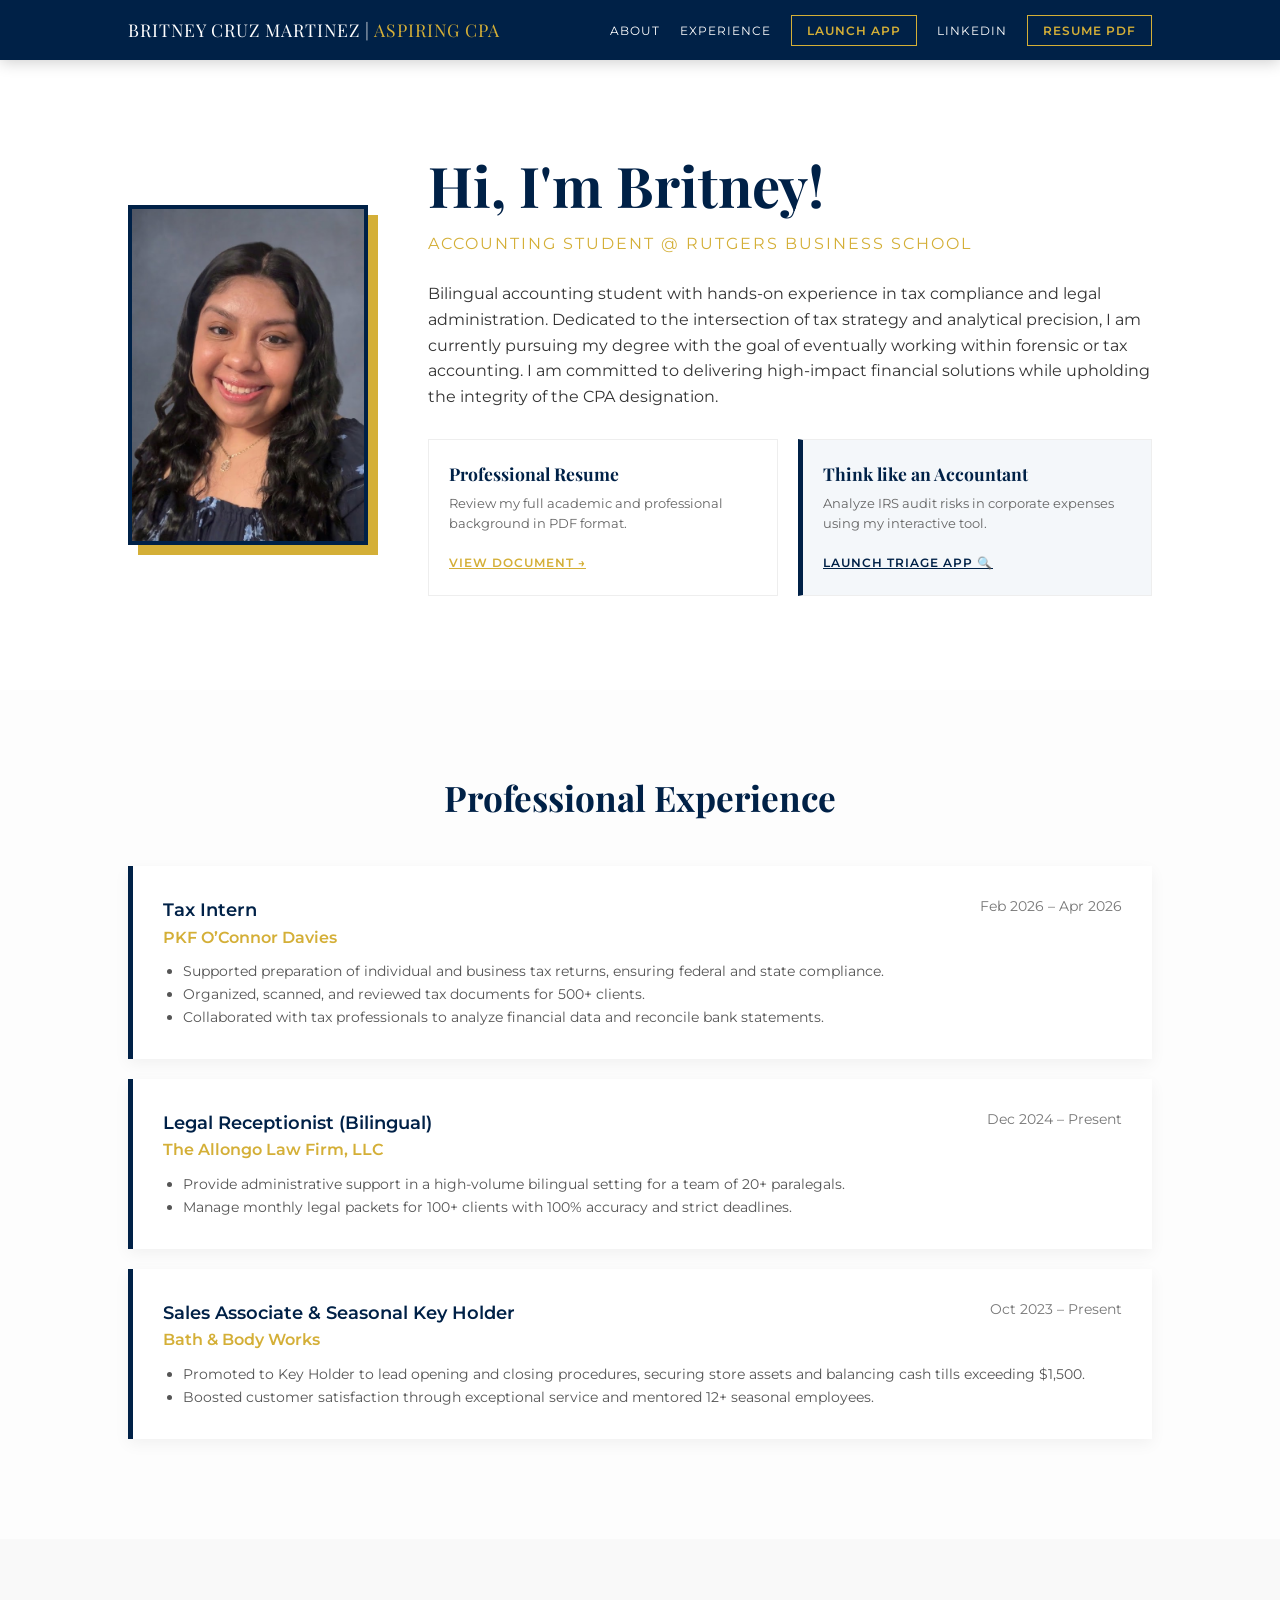
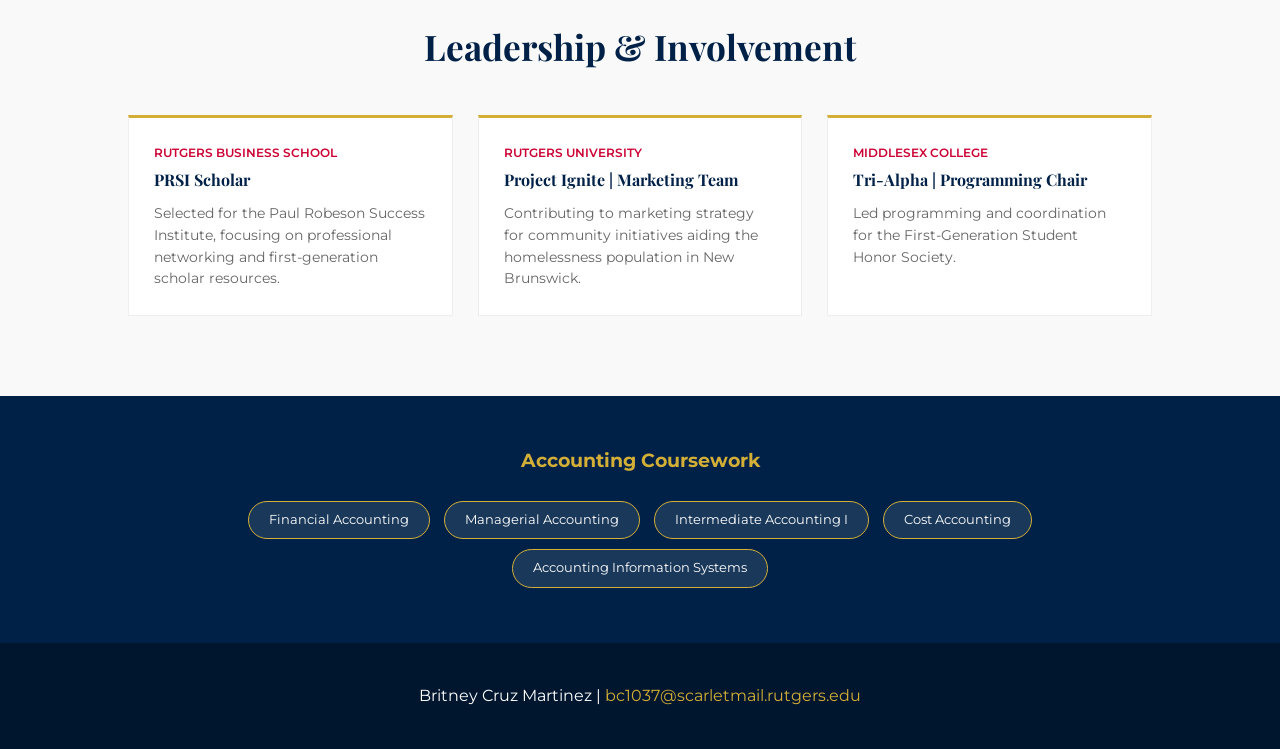
<file: index.html>
<!DOCTYPE html>
<html lang="en">
<head>
    <meta charset="UTF-8">
    <meta name="viewport" content="width=device-width, initial-scale=1.0">
    <title>Britney Cruz Martinez | Aspiring CPA</title>
    <link href="https://fonts.googleapis.com/css2?family=Playfair+Display:wght@700&family=Montserrat:wght@300;400;600&display=swap" rel="stylesheet">
    <style>
        :root {
            --navy: #002147;
            --gold: #D4AF37;
            --white: #ffffff;
            --off-white: #FDFDFD;
            --text-dark: #333333;
            --transition: all 0.4s cubic-bezier(0.165, 0.84, 0.44, 1);
        }

        html { scroll-behavior: smooth; }
        * { margin: 0; padding: 0; box-sizing: border-box; }

        body {
            background-color: var(--off-white);
            color: var(--text-dark);
            font-family: 'Montserrat', sans-serif;
            line-height: 1.6;
        }

        /* --- Navigation --- */
        nav {
            position: sticky; top: 0; background: var(--navy);
            padding: 1rem 10%; display: flex; justify-content: space-between;
            align-items: center; z-index: 1000; box-shadow: 0 2px 15px rgba(0,0,0,0.2);
        }
        .logo { color: var(--white); font-family: 'Playfair Display', serif; font-size: 1.1rem; text-transform: uppercase; letter-spacing: 1px; }
        .logo span { color: var(--gold); }
        nav ul { display: flex; list-style: none; gap: 20px; align-items: center; }
        nav a { color: var(--white); text-decoration: none; font-size: 0.75rem; text-transform: uppercase; letter-spacing: 1px; transition: var(--transition); }
        nav a:hover { color: var(--gold); }
        .nav-resume { border: 1px solid var(--gold); padding: 7px 15px; color: var(--gold) !important; font-weight: 600; }

        /* --- Hero --- */
        .hero { padding: 80px 10%; display: flex; align-items: center; gap: 60px; min-height: 70vh; background: white; }
        
        .profile-frame {
            width: 240px;
            height: 340px;
            overflow: hidden;
            border: 4px solid var(--navy);
            box-shadow: 10px 10px 0px var(--gold);
            flex-shrink: 0;
        }
        
        .profile-frame img {
            width: 100%;
            height: 100%;
            object-fit: cover;
            object-position: top;
        }

        .hero-content h1 { font-family: 'Playfair Display', serif; font-size: 3.5rem; color: var(--navy); line-height: 1.1; }
        .hero-content h2 { color: var(--gold); font-weight: 400; text-transform: uppercase; letter-spacing: 2px; margin: 15px 0 25px 0; font-size: 1rem; }
        
        /* --- Forensic Button Box --- */
        .cta-container {
            display: flex;
            gap: 20px;
            margin-top: 30px;
            flex-wrap: wrap;
        }

        .cta-box {
            flex: 1;
            min-width: 250px;
            padding: 20px;
            border: 1px solid #eee;
            background: #fff;
            transition: var(--transition);
            text-decoration: none;
            color: inherit;
        }

        .cta-box.forensic {
            border-left: 5px solid var(--navy);
            background: #f4f7fa;
        }

        .cta-box h4 {
            font-family: 'Playfair Display', serif;
            color: var(--navy);
            font-size: 1.1rem;
            margin-bottom: 5px;
        }

        .cta-box p {
            font-size: 0.8rem;
            color: #666;
            margin-bottom: 15px;
        }

        .btn-link {
            font-weight: 600;
            font-size: 0.75rem;
            text-transform: uppercase;
            letter-spacing: 1px;
            color: var(--gold);
            text-decoration: underline;
        }

        .hero-btn { 
            display: inline-block; 
            padding: 15px 30px; 
            background: var(--navy); 
            color: white; 
            text-decoration: none; 
            font-weight: 600; 
            font-size: 0.8rem; 
            letter-spacing: 1px; 
            text-transform: uppercase; 
            transition: var(--transition); 
        }
        .hero-btn:hover { background: var(--gold); color: var(--navy); }

        /* --- Experience Section --- */
        .experience { padding: 80px 10%; }
        .section-header { font-family: 'Playfair Display', serif; color: var(--navy); margin-bottom: 40px; text-align: center; font-size: 2.2rem; }
        .job-card { background: white; padding: 30px; margin-bottom: 20px; border-left: 5px solid var(--navy); box-shadow: 0 5px 15px rgba(0,0,0,0.05); }
        .job-header { display: flex; justify-content: space-between; align-items: flex-start; margin-bottom: 10px; }
        .job-title { font-weight: 600; color: var(--navy); font-size: 1.1rem; }
        .company { color: var(--gold); font-weight: 600; }
        .date { font-size: 0.85rem; color: #777; }
        .job-card ul { padding-left: 20px; font-size: 0.9rem; color: #555; }

        /* --- Leadership Grid --- */
        .leadership { padding: 80px 10%; background: #f9f9f9; }
        .lead-grid { display: grid; grid-template-columns: repeat(auto-fit, minmax(300px, 1fr)); gap: 25px; }
        .lead-card { background: white; padding: 25px; border: 1px solid #eee; border-top: 3px solid var(--gold); }
        .lead-card h4 { color: var(--navy); margin-bottom: 10px; font-family: 'Playfair Display', serif; }
        .lead-card p { font-size: 0.85rem; color: #666; }
        .tag-rutgers { color: #cc0033; font-weight: 600; font-size: 0.75rem; text-transform: uppercase; display: block; margin-bottom: 5px; }

        /* --- Skills Bar --- */
        .skills-bar { background: var(--navy); padding: 50px 10%; text-align: center; color: white; }
        .pill { display: inline-block; padding: 8px 20px; background: rgba(255,255,255,0.1); color: white; border: 1px solid var(--gold); border-radius: 50px; margin: 5px; font-size: 0.8rem; }
        .pill.gold { background: var(--gold); color: var(--navy); font-weight: 600; border: none; }

        footer { background: #00152e; color: white; padding: 40px 10%; text-align: center; }
        footer a { color: var(--gold); text-decoration: none; }

        @media (max-width: 900px) {
            .hero { flex-direction: column; text-align: center; }
            .profile-frame { margin: 0 auto; }
            .cta-container { justify-content: center; }
        }
    </style>
</head>
<body>

    <nav>
        <div class="logo">Britney Cruz Martinez | <span>Aspiring CPA</span></div>
        <ul>
            <li><a href="#about">About</a></li>
            <li><a href="#experience">Experience</a></li>
            <li><a href="app.html" class="nav-resume">Launch App</a></li>
            <li><a href="https://www.linkedin.com/in/britneycruz" target="_blank">LinkedIn</a></li>
            <li><a href="assets/Resume.pdf" class="nav-resume" target="_blank">Resume PDF</a></li>
        </ul>
    </nav>

    <section class="hero" id="about">
        <div class="profile-frame">
            <img src="assets/ProfilePic.jpg" alt="Britney Cruz Martinez">
        </div>
        <div class="hero-content">
            <h1>Hi, I'm Britney!</h1>
            <h2>ACCOUNTING STUDENT @ RUTGERS BUSINESS SCHOOL</h2>
            <p>Bilingual accounting student with hands-on experience in tax compliance and legal administration. Dedicated to the intersection of tax strategy and analytical precision, I am currently pursuing my degree with the goal of eventually working within forensic or tax accounting. I am committed to delivering high-impact financial solutions while upholding the integrity of the CPA designation.</p>
            
            <div class="cta-container">
                <a href="assets/Resume.pdf" target="_blank" class="cta-box">
                    <h4>Professional Resume</h4>
                    <p>Review my full academic and professional background in PDF format.</p>
                    <span class="btn-link">View Document →</span>
                </a>

                <a href="app.html" class="cta-box forensic">
                    <h4>Think like an Accountant</h4>
                    <p>Analyze IRS audit risks in corporate expenses using my interactive tool.</p>
                    <span class="btn-link" style="color: var(--navy);">Launch Triage App 🔍</span>
                </a>
            </div>
        </div>
    </section>

    <section class="experience" id="experience">
        <h2 class="section-header">Professional Experience</h2>

        <div class="job-card">
            <div class="job-header">
                <div>
                    <div class="job-title">Tax Intern</div>
                    <div class="company">PKF O’Connor Davies</div>
                </div>
                <div class="date">Feb 2026 – Apr 2026</div>
            </div>
            <ul>
                <li>Supported preparation of individual and business tax returns, ensuring federal and state compliance.</li>
                <li>Organized, scanned, and reviewed tax documents for 500+ clients.</li>
                <li>Collaborated with tax professionals to analyze financial data and reconcile bank statements.</li>
            </ul>
        </div>

        <div class="job-card">
            <div class="job-header">
                <div>
                    <div class="job-title">Legal Receptionist (Bilingual)</div>
                    <div class="company">The Allongo Law Firm, LLC</div>
                </div>
                <div class="date">Dec 2024 – Present</div>
            </div>
            <ul>
                <li>Provide administrative support in a high-volume bilingual setting for a team of 20+ paralegals.</li>
                <li>Manage monthly legal packets for 100+ clients with 100% accuracy and strict deadlines.</li>
            </ul>
        </div>

        <div class="job-card">
            <div class="job-header">
                <div>
                    <div class="job-title">Sales Associate & Seasonal Key Holder</div>
                    <div class="company">Bath & Body Works</div>
                </div>
                <div class="date">Oct 2023 – Present</div>
            </div>
            <ul>
                <li>Promoted to Key Holder to lead opening and closing procedures, securing store assets and balancing cash tills exceeding $1,500.</li>
                <li>Boosted customer satisfaction through exceptional service and mentored 12+ seasonal employees.</li>
            </ul>
        </div>
    </section>

    <section class="leadership" id="leadership">
        <h2 class="section-header">Leadership & Involvement</h2>
        <div class="lead-grid">
            <div class="lead-card">
                <span class="tag-rutgers">Rutgers Business School</span>
                <h4>PRSI Scholar</h4>
                <p>Selected for the Paul Robeson Success Institute, focusing on professional networking and first-generation scholar resources.</p>
            </div>
            <div class="lead-card">
                <span class="tag-rutgers">Rutgers University</span>
                <h4>Project Ignite | Marketing Team</h4>
                <p>Contributing to marketing strategy for community initiatives aiding the homelessness population in New Brunswick.</p>
            </div>
            <div class="lead-card">
                <span class="tag-rutgers">Middlesex College</span>
                <h4>Tri-Alpha | Programming Chair</h4>
                <p>Led programming and coordination for the First-Generation Student Honor Society.</p>
            </div>
        </div>
    </section>

    <section class="skills-bar">
        <h3 style="margin-bottom: 20px; color: var(--gold);">Accounting Coursework</h3>
        <span class="pill">Financial Accounting</span>
        <span class="pill">Managerial Accounting</span>
        <span class="pill">Intermediate Accounting I</span>
        <span class="pill">Cost Accounting</span>
        <span class="pill">Accounting Information Systems</span>
    </section>

    <footer>
        <p>Britney Cruz Martinez | <a href="mailto:bc1037@scarletmail.rutgers.edu">bc1037@scarletmail.rutgers.edu</a></p>
    </footer>

</body>
</html>
</file>
